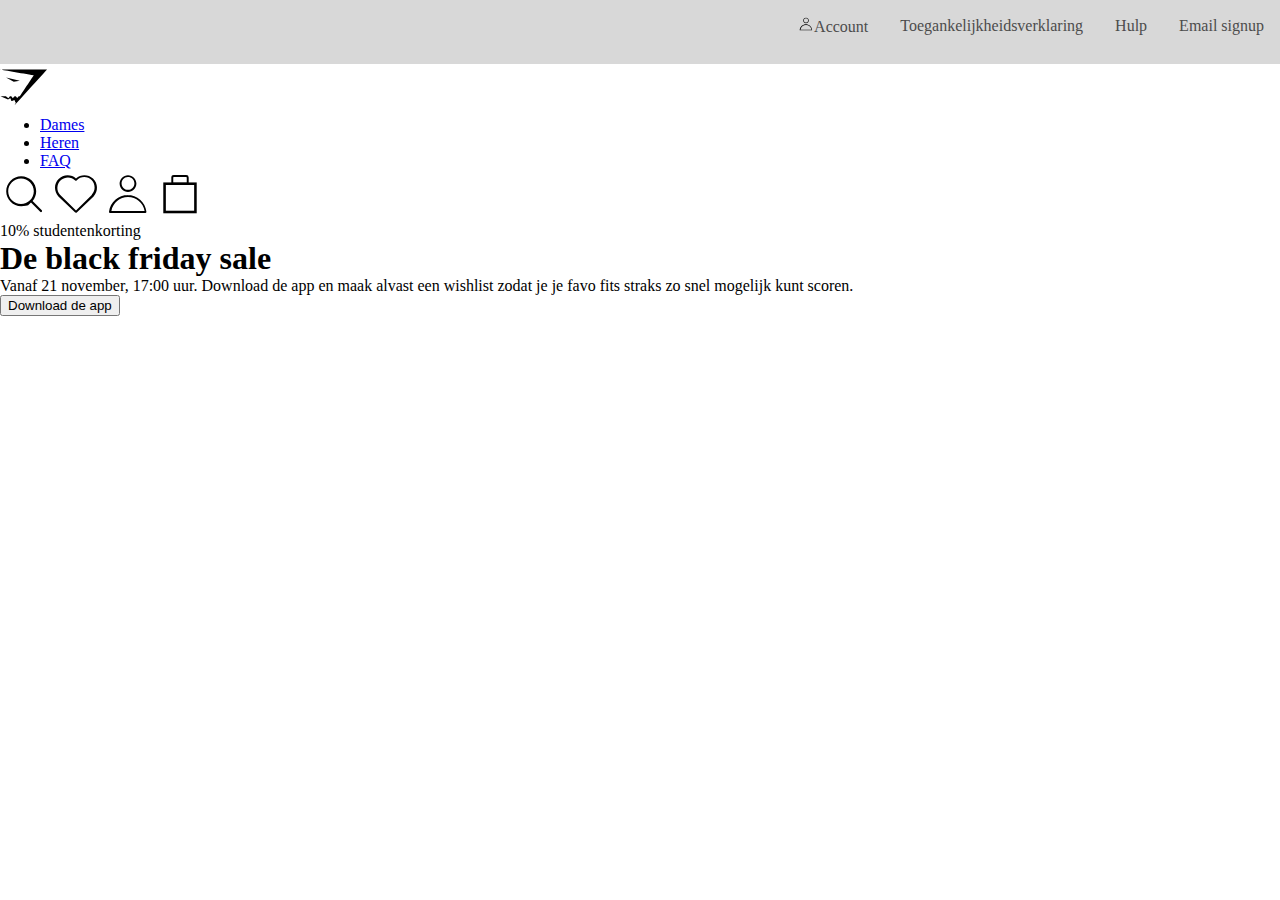
<file: basiswebsite/index.html>
<!DOCTYPE html>
<html lang="nl">

<head>
    <meta charset="UTF-8">
    <meta name="viewport" content="width=device-width, initial-scale=1.0">
	<link rel="preconnect" href="https://fonts.googleapis.com">
	<link rel="preconnect" href="https://fonts.gstatic.com" crossorigin>
	<link href="https://fonts.googleapis.com/css2?family=Bebas+Neue&family=Expletus+Sans:ital,wght@0,400..700;1,400..700&family=Montserrat:ital,wght@0,100..900;1,100..900&family=Quicksand:wght@300..700&display=swap" rel="stylesheet">
    <link rel="stylesheet" href="styles/style.css">
    <title>Gymshark clothing</title>
</head>
<body>
    <header>
		<nav>
            <ul>
                <li><a href="index.html"><img src="images/profileicon.svg" alt="Profile"></a><a href="team.html">Account</a></li>
                <li><a href="news.html">Toegankelijkheidsverklaring</a></li>
                <li><a href="tickets.html">Hulp</a></li>
                <li><a href="tickets.html">Email signup</a></li>
            </ul>	
        </nav>
        <nav>
            <a href="index.html"><img src="images/gs-icon-black.svg" alt="Gymshark logo"></a>
            <ul>
                <li><a href="team.html">Dames</a></li>
                <li><a href="news.html">Heren</a></li>
                <li><a href="tickets.html">FAQ</a></li>
            </ul>	
            <a href="index.html"><img src="images/search.svg" alt="Search"></a>
            <a href="index.html"><img src="images/hearticon.svg" alt="Wishlist"></a>
            <a href="index.html"><img src="images/profileicon.svg" alt="Profile"></a>
            <a href="index.html"><img src="images/bagicon.svg" alt="Shoppingbag"></a>
        </nav>
    </header>
    <main>
        <section>
            <article>
                <p> 10% studentenkorting </p>  
            </article>
        </section>
        <section>
            <article>
                <h1>De black friday sale</h1>
                <p>Vanaf 21 november, 17:00 uur. Download de app en maak alvast een wishlist zodat je je favo fits straks zo snel mogelijk kunt scoren.</p>
                <button type="button">Download de app</button>
            </article>
        </section>

    </main>
    <footer>
    </footer>
</body>

</html>
</file>
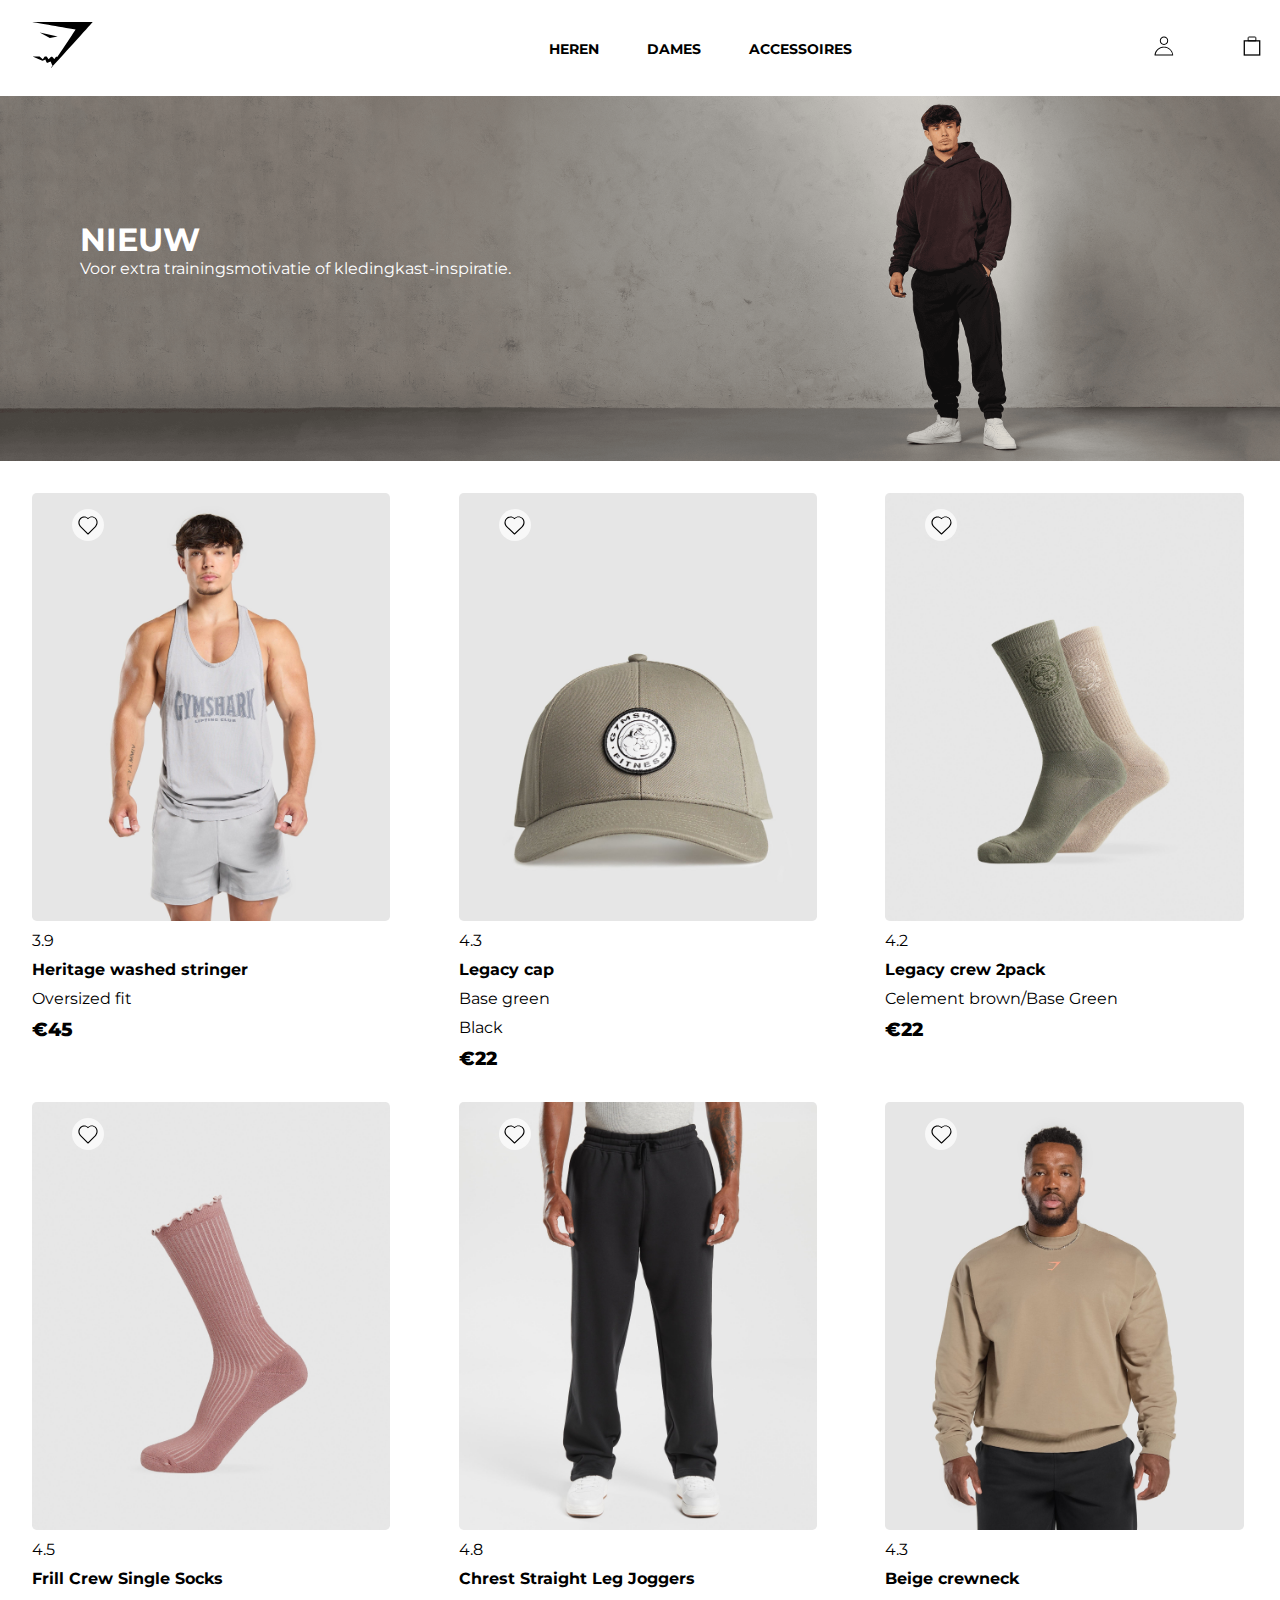
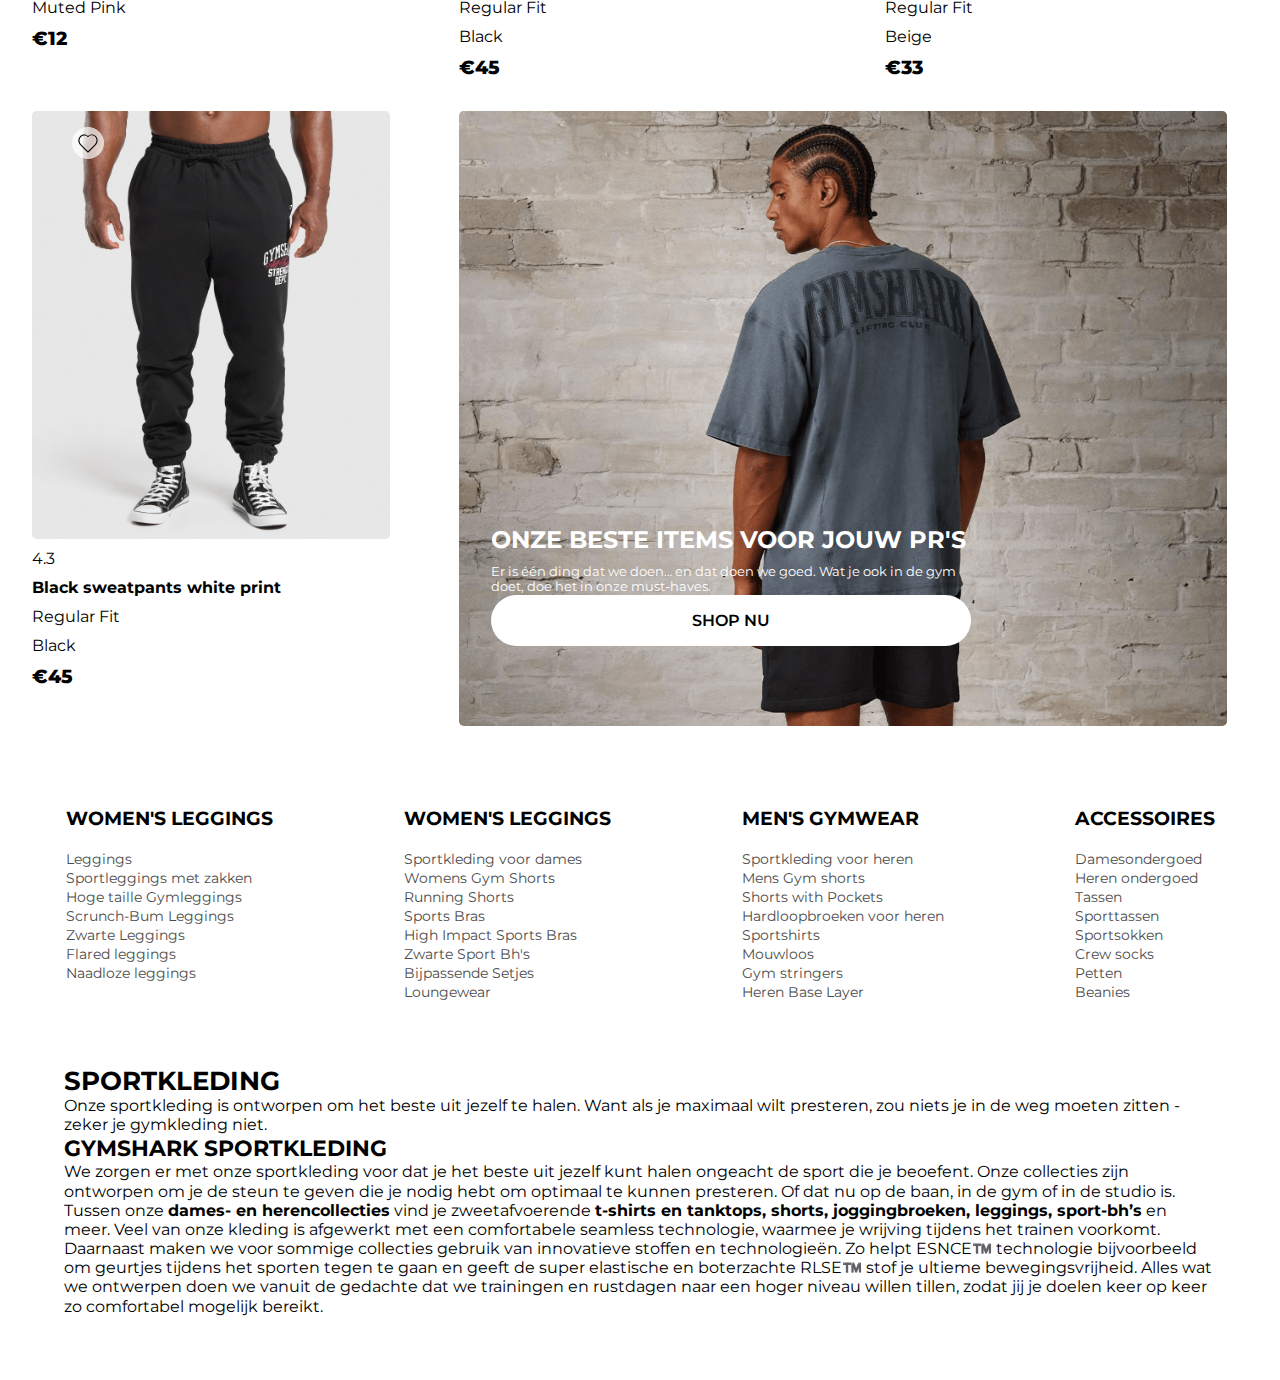
<file: shop.html>
<!DOCTYPE html>
<html lang="nl">

<head>
    <meta charset="UTF-8">
    <meta name="viewport" content="width=device-width, initial-scale=1.0">
    <link rel="preconnect" href="https://fonts.googleapis.com">
    <link rel="preconnect" href="https://fonts.gstatic.com" crossorigin>
    <link href="https://fonts.googleapis.com/css2?family=Bebas+Neue&family=Expletus+Sans:ital,wght@0,400..700;1,400..700&family=Montserrat:ital,wght@0,100..900;1,100..900&family=Quicksand:wght@300..700&display=swap" rel="stylesheet">
    <link rel="icon" type="image/x-icon" href="images/gs-icon-black.svg">
    <link rel="stylesheet" href="styles/style.css">
    <title>Gymshark clothing</title>
</head>

<body>
    <h1>Gymshark clothing</h1>
    <nav class="bovenmenu">
        <ul>
            <li><a href="#">Account</a></li>
            <li><a href="#">Toegankelijkheidsverklaring</a></li>
            <li><a href="#">Hulp</a></li>
            <li><a href="#">Email signup</a></li>
        </ul>
    </nav>
    <header>
      <a href="index.html"><img src="images/svg/gs-icon-black.svg" alt="Gymshark logo"></a>
      <nav class="tablet-nav">
    
            <div id="menuToggle">
                <input type="checkbox" id="menuCheckbox">
                <span></span> <span></span> <span></span>
                <ul id="menu">
                    <li>
                        <h3>Shop</h3>
                        <!-- Tab links -->
                        <div class="tab">
                            <button class="tablinks" onclick="openCity(event, 'London')">Dames</button>
                            <button class="tablinks" onclick="openCity(event, 'Paris')">Heren</button>
                            <button class="tablinks" onclick="openCity(event, 'Tokyo')">Accessoires</button>
                        </div>

                        <!-- Tab content -->
                        <div id="London" class="tabcontent">

                            <img src="images/featured3.jpeg" alt="Gymkleding voor heren">
                            <details>
                                <summary>
                                    Trending
                                    <img src="images/svg/dorpdown.svg" alt="Dropdown arrow">
                                </summary>

                                <ul>
                                    <li>Nieuw</li>
                                    <li>Must haves</li>
                                    <li>Graphics</li>
                                    <li>Laagjes voor het seizoen</li>
                                    <li>Binnenkort beschikbaar</li>
                                </ul>
                            </details>
                            <details>
                                <summary>
                                    Producten
                                    <img src="images/svg/dorpdown.svg" alt="Dropdown arrow">
                                </summary>

                                <ul>
                                    <li>Nieuw</li>
                                    <li>Must haves</li>
                                    <li>Graphics</li>
                                    <li>Laagjes voor het seizoen</li>
                                    <li>Binnenkort beschikbaar</li>
                                </ul>
                            </details>
                            <details>
                                <summary>
                                    Ontdekken
                                    <img src="images/svg/dorpdown.svg" alt="Dropdown arrow">
                                </summary>

                                <ul>
                                    <li>Nieuw</li>
                                    <li>Must haves</li>
                                    <li>Graphics</li>
                                    <li>Laagjes voor het seizoen</li>
                                    <li>Binnenkort beschikbaar</li>
                                </ul>
                            </details>
                        </div>
                        <div id="Paris" class="tabcontent">

                            <img src="images/featured4.png" alt="Dropdown arrow">
                            <details>
                                <summary>
                                    Trending
                                    <img src="images/svg/dorpdown.svg" alt="Dropdown arrow">
                                </summary>

                                <ul>
                                    <li>Nieuw</li>
                                    <li>Must haves</li>
                                    <li>Graphics</li>
                                    <li>Laagjes voor het seizoen</li>
                                    <li>Binnenkort beschikbaar</li>
                                </ul>
                            </details>
                            <details>
                                <summary>
                                    Producten
                                    <img src="images/svg/dorpdown.svg" alt="Dropdown arrow">
                                </summary>

                                <ul>
                                    <li>Nieuw</li>
                                    <li>Must haves</li>
                                    <li>Graphics</li>
                                    <li>Laagjes voor het seizoen</li>
                                    <li>Binnenkort beschikbaar</li>
                                </ul>
                            </details>
                            <details>
                                <summary>
                                    Ontdekken
                                    <img src="images/svg/dorpdown.svg" alt="Dropdown arrow">
                                </summary>

                                <ul>
                                    <li>Nieuw</li>
                                    <li>Must haves</li>
                                    <li>Graphics</li>
                                    <li>Laagjes voor het seizoen</li>
                                    <li>Binnenkort beschikbaar</li>
                                </ul>
                            </details>
                        </div>
                        <div id="Tokyo" class="tabcontent">
                            <img src="images/featured5.jpeg" alt="Gymkleding voor dames">
                            <details>
                                <summary>
                                    Trending
                                    <img src="images/svg/dorpdown.svg" alt="Dropdown arrow">
                                </summary>

                                <ul>
                                    <li>Nieuw</li>
                                    <li>Must haves</li>
                                    <li>Graphics</li>
                                    <li>Laagjes voor het seizoen</li>
                                    <li>Binnenkort beschikbaar</li>
                                </ul>
                            </details>
                            <details>
                                <summary>
                                    Producten
                                    <img src="images/svg/dorpdown.svg" alt="Dropdown arrow">
                                </summary>

                                <ul>
                                    <li>Nieuw</li>
                                    <li>Must haves</li>
                                    <li>Graphics</li>
                                    <li>Laagjes voor het seizoen</li>
                                    <li>Binnenkort beschikbaar</li>
                                </ul>
                            </details>
                            <details>
                                <summary>
                                    Ontdekken
                                    <img src="images/svg/dorpdown.svg" alt="Gymaccessoires">
                                </summary>

                                <ul>
                                    <li>Nieuw</li>
                                    <li>Must haves</li>
                                    <li>Graphics</li>
                                    <li>Laagjes voor het seizoen</li>
                                    <li>Binnenkort beschikbaar</li>
                                </ul>
                            </details>

                        </div>
                    </li>
                </ul>
            </div>
        </nav>
        <nav class="desktop-nav">
            <ul class="mainmenu">

                <!-- HOOFDMENU HEREN -->

                <li><a href="#">Heren</a>
                    <ul class="submenu-container">
                        <li>

                            <!-- Submenu heren producten -->
                            <ul class="submenu">
                                <li class="menuheading">Producten</li>
                                <li><a href="#">Nieuw</a></li>
                                <li><a href="#">Alle producten</a></li>
                                <li><a href="#">Leggings</a></li>
                                <li><a href="#">T-shirts</a></li>
                            </ul>
                        </li>
                        <li>
                            <!-- Submenu heren ontdekken -->
                            <ul class="submenu">
                                <li class="menuheading">Ontdekken</li>
                                <li><a href="#">Nieuw</a></li>
                                <li><a href="#">Alle producten</a></li>
                                <li><a href="#">Leggings</a></li>
                                <li><a href="#">T-shirts</a></li>
                            </ul>
                        </li>
                    </ul>
                </li>

                <!-- EINDE HOOFDMENU HEREN -->

                <!-- HOOFDMENU DAMES -->

                <li><a href="#">Dames</a>
                    <ul class="submenu-container">
                        <li>
                            <!-- Submenu dames producten -->
                            <ul class="submenu">
                                <li class="menuheading">Producten</li>
                                <li><a href="shop.html">Nieuw</a></li>
                                <li><a href="#">Alle producten</a></li>
                                <li><a href="#">Leggings</a></li>
                                <li><a href="#">T-shirts</a></li>
                                <li><a href="#">Sport-bh's</a></li>
                                <li><a href="#">Shorts</a></li>
                            </ul>
                        </li>
                        <li>
                            <!-- Submenu dames ontdekken -->
                            <ul class="submenu">
                                <li class="menuheading">Trending</li>
                                <li><a href="#">Nieuwe</a></li>
                                <li><a href="#">Graphics</a></li>
                                <li><a href="#">Laagjes voor het seizoen</a></li>
                                <li><a href="#">Burgundy Gymsets</a></li>
                            </ul>
                        </li>
                    </ul>
                </li>

                <!-- EINDE HOOFDMENU DAMES -->

                <!-- HOOFDMENU ACCESSOIRES -->

                <li><a href="#">Accessoires</a>
                    <ul class="submenu-container">
                        <li>
                            <!-- Submenu accessoires -->
                            <ul class="submenu">
                                <li class="menuheading">Tassen</li>
                                <li><a href="#">Tassen</a></li>
                                <li><a href="#">Weekend tassen</a></li>
                                <li><a href="#">Rugtassen</a></li>
                                <li><a href="#">Tote bags</a></li>
                                <li><a href="#">Kleine tassen</a></li>
                                <li><a href="#">Sleutelhangers</a></li>
                            </ul>
                        </li>
                        <li>
                            <!-- Submenu accessoires sokken -->
                            <ul class="submenu">
                                <li class="menuheading">Sokken</li>
                                <li><a href="#">Sportsokken</a></li>
                                <li><a href="#">Crewsokken</a></li>
                                <li><a href="#">Enkelsokken</a></li>
                                <li><a href="#">Sneakersokken</a></li>
                                <li><a href="#">Sokken met print</a></li>
                            </ul>
                        </li>
                        <li>
                            <!-- Submenu accessoires ondergoed -->
                            <ul class="submenu">
                                <li class="menuheading">Ondergoed</li>
                                <li><a href="#">Damesondergoed</a></li>
                                <li><a href="#">Herenondergoed</a></li>
                            </ul>
                        </li>
                        <li>
                            <!-- Submenu accessoires hoofdaccessoires -->
                            <ul class="submenu">
                                <li class="menuheading">Alle hoofdaccessoires</li>
                                <li><a href="#">Petten</a></li>
                                <li><a href="#">Mutsen</a></li>
                                <li><a href="#">Haaraccessoires</a></li>
                                <li><a href="#">Hijab</a></li>
                            </ul>
                        </li>
                    </ul>
                    <!--  <ul class="submenu-photocontainer">
            <li>

            Submenu accessoires hoofdaccessoires
              <ul class="submenuphoto">
                <li class="menuheading">Featured</li>
                <li><img src="images/featured5.jpeg" alt="Photo with dummbells"></li>
              </ul>
            </li>
          EINDE HOOFDMENU ACCESSOIRES 
          </ul> -->
                </li>
            </ul>
        </nav>
        <div class="icons">
            <div class="searchbar">
                <input type="search" placeholder="Wat zoek je vandaag?">
                <a href="#"><img src="images/svg/search.svg" alt="Search"></a>
            </div>
            <a href="#"><img src="images/svg/hearticon.svg" alt="Wishlist"></a> 
            <a href="#"><img src="images/svg/profileicon.svg" alt="Profile"></a> 
            <a href="#"><img src="images/svg/bagicon.svg" alt="Shopping bag"></a>
        </div>
    </header>
    <main>
        <section class="overlay-content-shop">
            <img src="images/manwithbackground.png" alt="Men with industrial background">
            <img src="images/manwithbakcgroundmobile.png" alt="Men with industrial background">
            <div class="overlay-text">
                <h2>Nieuw</h2>
                <p>Voor extra trainingsmotivatie of kledingkast-inspiratie.</p>
            </div>
        </section>
        <section>
            <ul class="container-product2">
                <li class="product">
                    <img src="images/clothing/stringer.jpg" alt="Grey stringer">
                    <a href="#"><img src="images/svg/hearticon.svg" class="heart-icon" alt="Wishlist icon"></a>
                    <p>3.9</p>
                    <h4>Heritage washed stringer</h4>
                    <p>Oversized fit</p>
                    <p></p>
                    <p>€45</p>
                </li>
                <li class="product">
                    <img src="images/clothing/capfront.jpg" alt="Base green cap">
                    <a href="#"><img src="images/svg/hearticon.svg" class="heart-icon" alt="Wishlist icon"></a>
                    <p>4.3</p>
                    <h4>Legacy cap</h4>
                    <p>Base green</p>
                    <p>Black</p>
                    <p>€22</p>
                </li>
                <li class="product">
                    <img src="images/clothing/greensocks.jpg" alt="Green socks">
                    <a href="#"><img src="images/svg/hearticon.svg" class="heart-icon" alt="Wishlist icon"></a>
                    <p>4.2</p>
                    <h4>Legacy crew 2pack</h4>
                    <p>Celement brown/Base Green</p>
                    <p>€22</p>
                </li>
                <li class="product">
                    <img src="images/clothing/pinksocks.jpg" alt="Black jogger">
                    <a href="#"><img src="images/svg/hearticon.svg" class="heart-icon" alt="Wishlist icon"></a>
                    <p>4.5</p>
                    <h4>Frill Crew Single Socks</h4>
                    <p>Muted Pink</p>
                    <p>€12</p>
                </li>
                <li class="product">
                    <img src="images/clothing/blackpants.jpg" alt="Black sweatpants front">
                    <a href="#"><img src="images/svg/hearticon.svg" class="heart-icon" alt="Wishlist icon"></a>
                    <p>4.8</p>
                    <h4>Chrest Straight Leg Joggers</h4>
                    <p>Regular Fit</p>
                    <p>Black</p>
                    <p>€45</p>
                </li>
                <li class="product">
                    <img src="images/clothing/crewneckbeige.jpg" alt="Crewneck beige with orange gymshark logo in the middle">
                    <a href="#"><img src="images/svg/hearticon.svg" class="heart-icon" alt="Wishlist icon"></a>
                    <p>4.3</p>
                    <h4>Beige crewneck</h4>
                    <p>Regular Fit</p>
                    <p>Beige</p>
                    <p>€33</p>
                </li>
                <li class="product">
                    <img src="images/clothing/sweatpantsblack.jpg" alt="Black sweatpants with gymshark in classic bold font">
                    <a href="#"><img src="images/svg/hearticon.svg" class="heart-icon" alt="Wishlist icon"></a>
                    <p>4.3</p>
                    <h4>Black sweatpants white print</h4>
                    <p>Regular Fit</p>
                    <p>Black</p>
                    <p>€45</p>
                </li>
                <li class="product">
                    <img src="images/clothing/cresthoodie.jpg" alt="Crest hoodie black">
                    <a href="#"><img src="images/svg/hearticon.svg" class="heart-icon" alt="Wishlist icon"></a>
                    <p>4.2</p>
                    <h4>Chrest black hoodie.</h4>
                    <p>Regular Fit</p>
                    <p>Black</p>
                    <p>€55</p>
                </li>
                <li class="product">
                    <img src="images/backguydesktop.png" alt="Guy who turns back on camera">
                    <img src="images/backguymobile.png" alt="Guy who turns back on camera">
                    <div class="overlay-text-lastproduct">
                        <h2>Onze beste Items voor jouw PR's</h2>
                        <p>Er is één ding dat we doen… en dat doen we goed. Wat je ook in de gym doet, doe het in onze must-haves.</p>
                        <a href="#">Shop nu</a>
                    </div>
                </li>
            </ul>

        </section>
    </main>
    <footer>
        <section class="links">
            <ul>
                <li>
                    <h5>Women's leggings</h5>
                </li>
                <li><a href="#">Leggings</a></li>
                <li><a href="#">Sportleggings met zakken</a></li>
                <li><a href="#">Hoge taille Gymleggings</a></li>
                <li><a href="#">Scrunch-Bum Leggings</a></li>
                <li><a href="#">Zwarte Leggings</a></li>
                <li><a href="#">Flared leggings</a></li>
                <li><a href="#">Naadloze leggings</a></li>
            </ul>
            <ul>
                <li>
                    <h5>Women's leggings</h5>
                </li>
                <li><a href="#">Sportkleding voor dames</a></li>
                <li><a href="#">Womens Gym Shorts</a></li>
                <li><a href="#">Running Shorts</a></li>
                <li><a href="#">Sports Bras</a></li>
                <li><a href="#">High Impact Sports Bras</a></li>
                <li><a href="#">Zwarte Sport Bh's</a></li>
                <li><a href="#">Bijpassende Setjes</a></li>
                <li><a href="#">Loungewear</a></li>
            </ul>
            <ul>
                <li>
                    <h5>Men's gymwear</h5>
                </li>
                <li><a href="#">Sportkleding voor heren</a></li>
                <li><a href="#">Mens Gym shorts</a></li>
                <li><a href="#">Shorts with Pockets</a></li>
                <li><a href="#">Hardloopbroeken voor heren </a></li>
                <li><a href="#">Sportshirts</a></li>
                <li><a href="#">Mouwloos</a></li>
                <li><a href="#">Gym stringers</a></li>
                <li><a href="#">Heren Base Layer</a></li>
            </ul>

            <ul>
                <li>
                    <h5>Accessoires</h5>
                </li>
                <li><a href="#">Damesondergoed</a></li>
                <li><a href="#">Heren ondergoed</a></li>
                <li><a href="#">Tassen</a></li>
                <li><a href="#">Sporttassen</a></li>
                <li><a href="#">Sportsokken</a></li>
                <li><a href="#">Crew socks</a></li>
                <li><a href="#">Petten</a></li>
                <li><a href="#">Beanies</a></li>
            </ul>
        </section>
        <section class="paragraph">
            <h4>Sportkleding</h4>
            <p>Onze sportkleding is ontworpen om het beste uit jezelf te halen. Want als je maximaal wilt presteren, zou niets je in de weg moeten zitten - zeker je gymkleding niet.</p>
            <h5>Gymshark Sportkleding</h5>
            <p>We zorgen er met onze sportkleding voor dat je het beste uit jezelf kunt halen ongeacht de sport die je beoefent. Onze collecties zijn ontworpen om je de steun te geven die je nodig hebt om optimaal te kunnen presteren.
                Of dat nu op de baan, in de gym of in de studio is. Tussen onze <strong>dames- en herencollecties</strong> vind je zweetafvoerende <strong>t-shirts en tanktops, shorts, joggingbroeken, leggings, sport-bh’s</strong> en meer.
                Veel van onze kleding is afgewerkt met een comfortabele seamless technologie, waarmee je wrijving tijdens het trainen voorkomt.
                Daarnaast maken we voor sommige collecties gebruik van innovatieve stoffen en technologieën.
                Zo helpt ESNCE™️ technologie bijvoorbeeld om geurtjes tijdens het sporten tegen te gaan en geeft de super elastische en boterzachte RLSE™️ stof je ultieme bewegingsvrijheid.
                Alles wat we ontwerpen doen we vanuit de gedachte dat we trainingen en rustdagen naar een hoger niveau willen tillen, zodat jij je doelen keer op keer zo comfortabel mogelijk bereikt.
            </p>
        </section>
    </footer>
    <script src="scripts/script.js"></script>
</body>

</html>
</file>
<file: basiswebsite/styles/style.css>
/**************/
/* CSS REMEDY */
/**************/
*, *::after, *::before {
  box-sizing:border-box;  
}

* {
	margin: 0;
}




/*********************/
/* CUSTOM PROPERTIES */
/*********************/
:root {
	/* startje */
	--main-font: 
	--color-text:#000000;
	--color-background:#ffffff;
}





/****************/
/* JOUW STYLING */
/****************/

/* jouw code */

nav:first-of-type {
	background-color: #d8d8d8;
	height: 4em;
}

nav:first-of-type a {
	text-decoration: none;
	color: #4c4c4c;
}

nav:first-of-type ul {
	display: flex;
	justify-content: end;
	align-items: center;
	gap: 2em;
	padding: 1em;
}

nav:first-of-type li {
	list-style-type: none;
	align-items: center;
}

nav:first-of-type li img {
	width: 1em;
	height: 1em;
}

nav img {
	width: 3em;
	height: 3em;
}
</file>
<file: styles/style.css>
/**************/
/* CSS REMEDY */
/**************/
*, *::after, *::before {
  box-sizing: border-box;
}
* {
  margin: 0;
  padding: 0;
}
/*********************/
/* CUSTOM PROPERTIES */
/*********************/ :root {
  --main-font: "Montserrat", sans-serif;
  --color-text: #000000;
  --color-background: #ffffff;
  --uppercase: uppercase;
  --border-radius: 0.3em;
  --border-button: 2em;
}
/****************/
/* Algemeen */
/****************/
body {
  font-family: var(--main-font);
  width: 100vw;
  overflow-x: hidden;
}
h1 {
  position: absolute;
  width: 1px;
  height: 1px;
  overflow: hidden;
  clip: rect(1px, 1px, 1px, 1px); /* Voor oudere browsers */
  clip-path: inset(50%);
  white-space: nowrap; /* Zorgt ervoor dat de tekst niet wordt afgebroken */
}
p {
  font-size: 1em;
  line-height: 1.2;
}
header {
  display: flex;
  justify-content: space-between;
  align-items: center;
  top: 0;
}
header a img:first-of-type {
  height: 3em;
  margin-left: 2em;
}
/*********************/
/* Bovenste menu */
/*********************/
nav.bovenmenu {
  height: 2.5em;
  width: 100vw;
  background-color: #e9e9e9;
  list-style-type: none;
  align-items: center;
  justify-content: end;
  display: flex;
  padding-right: 2em;
}
.bovenmenu a {
  text-decoration: none;
  color: #4c4c4c;
  font-size: 0.8em;
  text-transform: none;
}
.bovenmenu ul {
  gap: 2em;
  display: flex;
  justify-content: flex-end;
  list-style-type: none;
}
.bovenmenu {
  display: block;
}
/*********************/
/* HOOFDMENU Dames, heren etc. tablet en mobiel */
/*********************/
/* Tabs W3Schools https://www.w3schools.com/howto/howto_js_tabs.asp */
.tab {
  overflow: hidden;
  display: flex;
  justify-content: center;
}
/* Style the buttons that are used to open the tab content */
.tab button {
  background-color: inherit;
  border: none;
  outline: none;
  cursor: pointer;
  padding: 14px 16px;
  margin-top: 2em;
  transition: 0.3s;
  font-size: 0.8em;
  text-transform: var(--uppercase);
  font-weight: 800;
} 
/* Change background color of buttons on hover */
.tab button:hover {
  border-bottom: 3px solid var(--color-text);
  transition-duration: 0.5ms;
}
/* Create an active/current tablink class */
.tab button.active {
  border-bottom: 3px solid var(--color-text);

}
/* Style the tab content */
.tabcontent {
  display: flex;
  justify-content: center;
  width: 100vw;
  margin-top: 1em;
  display: none;
  border-top: none;
  z-index: 2;
}
div#London.tabcontent img,
div#Paris.tabcontent img,
div#Tokyo.tabcontent img {
  width: 80vw;
  border-radius: var(--border-radius);

}
@media (max-width: 976px) {
	.tablet-nav {
		display: flex;
	}
	
	header img:first-of-type {
		order: 2;
	}
	
	.menutoggle {
		order: 1;
	}
}
/*********************/
/* SUMMARY */
/*********************/
details {
  width: 80vw;
  border-bottom: 1px solid #d6d6d6;
  margin: 3em 0;
}

summary {
  display: flex; /* Zorgt voor flexibele layout */
  justify-content: space-between; /* Tekst links, afbeelding rechts */
  align-items: center; /* Uitlijning op dezelfde hoogte */
  cursor: pointer; /* Geeft een handje aan bij hover */
  font-size: 0.8em; /* Voor de tekstgrootte */
  font-weight: 800;
  text-transform: var(--uppercase);
}

div#London.tabcontent details summary img,
div#Paris.tabcontent details summary img,
div#Tokyo.tabcontent details summary img {
  width: 1.5em; /* Pas de grootte van de afbeelding aan */
  height: 1.5em; /* Houd de afbeelding vierkant */
}

div#London.tabcontent details ul,
div#Paris.tabcontent details ul,
div#Tokyo.tabcontent details ul {
  margin: 1em 0 0 2em; /* Styling van de lijst */
  padding: 0;
  list-style-type: none;
}
div#London.tabcontent details li,
div#Paris.tabcontent details li,
div#Tokyo.tabcontent details li {
  font-size: 0.6em;
  font-weight: 600;
  margin: 1em 0;
  color:#2d2d2d;
}

/********************************************************************/
/* HAMBURGER MENU https://codepen.io/erikterwan */
/********************************************************************/
#menuToggle {
  display: none;
}
@media (max-width: 968px) {
  nav.desktop-nav {
    display: none;
  }
  header {
    justify-content: flex-end;
    gap: 2.2em;
  }

  ul#menu li h3.tablet-heading {
    text-transform: var(--uppercase);
  }
  #menuToggle {
    display: block;
    /* You can also use relative/absolute here if you want to stay on the top */
    position: fixed;
    top: 50px;
    left: 50px;
    z-index: 1;
    -webkit-user-select: none;
    user-select: none;
  }
  #menuToggle a {
    text-decoration: none;
    color: #232323;
    transition: color 0.3s ease;
  }
  #menuToggle input {
    display: block;
    width: 40px;
    height: 32px;
    position: absolute;
    top: -7px;
    left: -5px;
    cursor: pointer;
    opacity: 0; /* hide this */
    z-index: 1; /* and place it over the hamburger */
    -webkit-touch-callout: none;
  }
  /*
 * Just a quick hamburger
 */
  #menuToggle span {
    order: 0;
    display: block;
    width: 33px;
    height: 4px;
    margin-bottom: 5px;
    position: relative;
    background: var(--color-text);
    border-radius: 3px;
    z-index: 1;
    transform-origin: 4px 0px;
    transition: transform 0.5s cubic-bezier(0.77, 0.2, 0.05, 1.0), background 0.5s cubic-bezier(0.77, 0.2, 0.05, 1.0), opacity 0.55s ease;
  }
  #menuToggle span:first-child {
    transform-origin: 0% 0%;
  }
  #menuToggle span:nth-last-child(2) {
    transform-origin: 0% 100%;
  }
  /* 
 * Transform all the slices of hamburger
 * into a crossmark.
 */
  #menuToggle input:checked ~ span {
    opacity: 1;
    transform: rotate(45deg) translate(-2px, -1px);
    background: #232323;
  }
  /*
 * But let's hide the middle one.
 */
  #menuToggle input:checked ~ span:nth-last-child(3) {
    opacity: 0;
    transform: rotate(0deg) scale(0.2, 0.2);
  }
  /*
 * Ohyeah and the last one should go the other direction
 */
  #menuToggle input:checked ~ span:nth-last-child(2) {
    transform: rotate(-45deg) translate(0, -1px);
  }
  /*
 * Make this absolute positioned
 * at the top left of the screen
 */
  #menu {
    position: absolute;
    width: 100vw;
    height: 100vh;
    margin: -100px 0 0 -50px;
    padding: 50px;
    padding-top: 125px;
    box-sizing: border-box;
    overflow-y: auto;
    background: var(--color-background);
    list-style-type: none;
    -webkit-font-smoothing: antialiased;
    /* to stop flickering of text in safari */
    transform-origin: 0% 0%;
    transform: translate(-100%, 0);
    transition: transform 0.5s cubic-bezier(0.77, 0.2, 0.05, 1.0);
  }
  #menu li {
    padding: 10px 0;
    font-size: 22px;
  }
  #menu li label {
    cursor: pointer;
  }
  /*
 * And let's slide it in from the left
 */
  #menuToggle input:checked ~ ul {
    transform: none;
  }
}
/*********************/
/* HOOFDMENU Desktop */
/*********************/
nav {
  display: flex;
  align-items: center;
  height: 6em;
  background: var(--color-background);

}
nav.desktop-nav a {
  color: var(--color-text);
  text-decoration: none;
}
nav.desktop-nav li {
  list-style-type: none;
  margin: 0 1em;
}
nav.desktop-nav ul.mainmenu {
  display: flex;
  gap: 1em;
}
nav.desktop-nav ul.mainmenu > li a, nav.desktop-nav li.menuheading {
  color: var(--color-text);
  font-family: var(--main-font);
  font-size: 0.9rem;
  font-weight: 700;
  text-transform: uppercase;
  text-decoration: none;
  transition: color .15s ease 0s;
}
/* Hover-toon submenu */
nav.desktop-nav ul.mainmenu li:hover ul {
  position: absolute;
  display: block;
  z-index: 3;
  top: auto;
  left: 0;
  width: 100vw;
  height: auto;
  background: var(--color-background);
}
nav.desktop-nav ul.mainmenu li:hover .submenu-container {
  display: flex;
  justify-content: center;
}
nav.desktop-nav ul.submenu li > a {
  color: var(--color-text);
  font-family: var(--main-font);
  font-size: 0.9rem;
  font-weight: 400;
  text-transform: none;
  text-decoration: none;
  transition: color .15s ease 0s;
  color: #696969;
}
nav.desktop-nav ul.mainmenu li ul {
  display: none; 
  top: 0;
}
nav.desktop-nav ul.mainmenu li:hover ul.submenu {
  position: relative;
  flex-direction: column;
  display: flex;
  width: 10vw;
  height: 40vh;
  padding: 2vh 0;
}
/*********************/
/* Icons en searchbar */
/*********************/
header .icons {
  display: flex;
  justify-content: flex-end;
  align-items: center;
  gap: 2em;
  margin-right: 1em;
}
header .icons a img {
  height: 1.5em;
}
/*********************/
/* Banner */
/*********************/
main .banner {
  display: flex;
  align-items: center;
  justify-content: center;
  flex-direction: column; /* Plaats tekst en links onder elkaar */
  width: 100%;
  overflow: hidden;
  z-index: 1;
}
.overlay-content {
  display: flex;
  flex-direction: column;
  align-items: center;
  gap: 1em;
  color: var(--color-background);
  padding: 1em;
  width: 100%;
  text-align: center;
  position: absolute;
}
.overlay-content h2 {
  font-size: 2.5em;
  text-transform: var(--uppercase);
}
main .banner img {
  height: 30vh;
  width: 100vw;
}
.overlay-content a {
  padding: 1em 3em;
  background-color: var(--color-background);
  color: var(--color-text);
  font-weight: 600;
  text-transform: var(--uppercase);
  text-decoration: none;
  text-align: center;
  border-radius: 10em;
  font-size: 1em;
}
/*********************/
/* Video + Text index */
/*********************/
main .section-video {
  display: flex;
  align-items: center; /* Centreer verticaal */
  position: relative; /* Voor overlay */
  width: 100%;
  height: 100vh;
  overflow: hidden; /* Voorkom dat inhoud buiten de container valt */
}
.section-video video {
  position: absolute; /* Video vult de achtergrond */
  width: 100%;
  height: 100%;
  object-fit: cover; /* Zorg dat de video de container vult zonder vervorming */
  z-index: -1; /* Zet de video achter de overlay-inhoud */
}
.overlay-content2 {
  display: flex;
  flex-direction: column; /* Stapel items verticaal */
  align-items: flex-start;
  color: var(--color-background);
  padding: 2em;
  gap: 1em;
  text-align: left;
}
.overlay-content2 h2 {
  font-size: 3em;
  text-transform: var(--uppercase);
}
.buttonvideo {
  display: inline-block; /* Zorgt ervoor dat de knop zich als een blok gedraagt, maar nog steeds inline blijft - W3Schools */
  padding: 1em 15em;
  background-color: var(--color-background);
  color: var(--color-text);
  font-weight: 600;
  text-transform: var(--uppercase);
  text-decoration: none;
  text-align: center;
  border-radius: var(--border-button);
  font-size: 1em;
}
.buttondames {
  display: inline-block; /* Zorgt ervoor dat de knop zich als een blok gedraagt, maar nog steeds inline blijft - W3Schools */
  padding: 1em 15em;
  background-color: #4c4c4c;
  color: var(--color-background);
  font-weight: 600;
  text-transform: var(--uppercase);
  text-decoration: none;
  text-align: center;
  border-radius: var(--border-button);
  font-size: 1em;
}
.buttonvideo :hover {
  background-color: #afafaf;
}
.buttondames:hover {
  background-color: #2d2d2d;
}
/*********************/
/* MOBILE VIDEO SWITCH */
/*********************/
@media (min-width: 768px) {
  .video-desktop {
    display: block;
  }
  .video-mobile {
    display: none;
  }
}
@media (max-width: 767px) {
  .video-desktop {
    display: none;
  }
  .video-mobile {
    display: block;
  }
/*********************/
/* STYLING ITEMS OVER VIDEO */
/*********************/
  .overlay-content2 {
    align-items: center;
    text-align: left;
    justify-content: center;
    display: flex;
    padding: 0.8em;
  }
  .overlay-content2 p {
    font-size: 0.9em;
  }
  .overlay-content2 a {
    font-size: 0.9em;
  }
  .buttonvideo {
    padding: 1em 14em;
  }
  .buttondames {
    padding: 1em 14em;
  }
}
/*********************/
/* Shop index */
/*********************/
div.heading h3 {
  font-size: 3em;
  text-transform: var(--uppercase);
}
div.heading {
  display: flex;
  justify-content: space-between;
  align-items: center;
  padding: 2em;
}
div.heading a {
  text-decoration: underline;
  color: var(--color-text);
  font-weight: 600;
  font-size: 1.2em;
}
/* Foto container met Grid */
ul.container-product {
  display: grid;
  grid-template-columns: repeat(auto-fill, minmax(20vw, 4fr)); /* Dynamische kolommen op basis van schermgrootte - DLO */
  list-style-type: none;
  grid-gap: 2em;
  margin-left: 2em;
}
/* Styling voor individuele product items */
li.product {
  position: relative;
  margin-top: 2em;
  border-radius: 8px;
  width: 20vw;
}
li.product img {
  width: 20vw;
  border-radius: var(--border-radius)
}
/*********************/
/* icons product */
/*********************/
img.search-icon {
  left: 1em;
}
img.bag-icon {
  right: 1em;
}
img.heart-icon {
  left: 2.5em;
}
li.product a img, .container-product2 .product a img {
  position: absolute;
  top: 1em;
  height: 2em;
  width: 2em;
  background-color: rgba(255, 255, 255, 0.7);
  padding: 0.3em;
  border-radius: 5em;
}
/*********************/
/* text product*/
/*********************/
li.product p, .product h4 {
  text-align: left;
  margin-top: 10px;
}
li.product p:last-child {
  font-size: 1.2em;
  font-weight: 800;
}
/*********************/
/* Overview winkel op prijs*/
/*********************/
section.shop-by-price h3 {
  font-size: 2em;
  margin: 2em 1em;
  text-transform: var(--uppercase);
}
ul.container-price {
  display: grid;
  gap: 3em;
  grid-template-columns: repeat(3, 1fr); /* Desktop: 3 kolommen */
  justify-items: center;
  list-style-type: none;
  padding: 0;
  margin: 0;
}
ul.container-price li {
  display: flex;
  flex-direction: column;
  align-items: center;
  text-align: center;
}
ul.container-price img {
  width: 80%; /* Zorg dat afbeeldingen mooi schalen */
  height: auto;
  border-radius: 8px;
  margin-bottom: 1em;
}
ul.container-price h3 {
  font-size: 1.2em;
  text-transform: var(--uppercase);
  text-align: center;
  margin: 1em 0;
}
ul.container-price a {
  display: inline-block;
  padding: 1em 10em;
  background-color: var(--color-text);
  color: var(--color-background);
  font-weight: 600;
  text-transform: var(--uppercase);
  text-decoration: none;
  border-radius: var(--border-button);
  font-size: 1em;
}
ul.container-price a:hover {
  background-color: #2d2d2d;
}
@media (max-width: 1290px) {
  ul.container-price {
    grid-template-columns: repeat(2, 1fr);
    justify-items: center;
  }
  .container-price h3 {
    font-size: 1.3em;
  }
  ul.container-price a {
    padding: 1em 7em;
    font-size: 1em;
  }
  ul.container-product {
    display: grid;
    gap: 3em;
    grid-template-columns: repeat(3, 2fr); /* Desktop: 3 kolommen */
    justify-items: center;
    list-style-type: none;
    padding: 0;
    margin: 2em;
  }
  li.product {
    position: relative;
    margin-top: 2em;
    border-radius: 8px;
    width: 25vw;
  }
  li.product img {
    width: 25vw;
    border-radius: var(--border-radius);
  }
  nav.bovenmenu {
    display: none;
  }
  .icons a:nth-child(2) {
    display: none;
  }
  .searchbar input {
    display: none;
  }
  .bovenmenu {
    display: none;
  }
}
@media (max-width: 1024px) {
  ul.container-product {
    display: grid;
    gap: 3em;
    grid-template-columns: repeat(2, 2fr); /* Desktop: 3 kolommen */
    justify-items: center;
    list-style-type: none;
    padding: 0;
    margin: 2em;
  }
  li.product {
    position: relative;
    margin-top: 2em;
    border-radius: 8px;
    width: 40vw;
  }
  li.product img {
    width: 40vw;
    border-radius: var(--border-radius);
  }
  /* Positie van zoek- en winkelmand-icoontjes bovenaan het product */
}
/*********************/
/* TEL WINKEL OP PRIJS + PRODUCTS*/
/*********************/
  @media (max-width: 768px) {
    .container-price h3 {
      font-size: 1.2em;
    }
    .container-price a {
      padding: 1em 10em;
      font-size: 1em;
    }
    .heading h3, .overlay-content2 h2 {
      font-size: 2em;
    }
    .heading a {
      font-size: 1em;
    }
    ul.container-product {
      display: grid;
      grid-template-columns: repeat(4, 100vw); /* Zorgt voor horizontaal scrollen - ChatGPT */
      overflow-x: auto; /* Maakt horizontaal scrollen mogelijk - ChatGPT */
      scroll-snap-type: x mandatory; /* Zorgt voor smooth snapping bij swipen - Chat-GPT */
      -webkit-overflow-scrolling: touch; /* Maakt scrollen soepel op iOS-apparaten - Chat-GPT */
    }
    li.product {
      width: 100vw; /* Producten nemen de volle breedte van de viewport in */
    }
    li.product img {
      width: 100%; /* Afbeeldingen vullen het product */
    }
  }
/*********************/
/* TRAININGVIDEO'S INDEX*/
/*********************/
section.section-training h4 {
  font-size: 2em;
  padding: 2em;
  text-transform: var(--uppercase);
}
ul.container-training {
  display: grid;
  grid-template-columns: repeat(3, 1fr);
  justify-items: center;
  padding-left: 2em;
}
ul.container-training li {
  position: relative;
  overflow: hidden;
  list-style: none;
}
ul.container-training video {
  width: 25vw;
  height: auto;
  display: block;
  border-radius: var(--border-radius);
}
ul.container-training li h3, .container-training li a {
  position: absolute;
  margin-left: 1em;
  z-index: 2;
}
ul.container-training li h3 {
  bottom: 3em;
  font-size: 1.8em;
  text-transform: var(--uppercase);
  color: var(--color-background)
}
ul.container-training a {
  bottom: 1em;
  padding: 1em 5em;
  text-decoration: none;
  border-radius: var(--border-button);
  background-color: var(--color-background);
  color: black;
  font-weight: 600;
  text-transform: var(--uppercase);
}
ul.container-training a:hover {
  background-color: #d8d8d8;
}
@media (max-width: 1290px){
  ul.container-training {
    grid-template-columns: repeat(2, 1fr);
    grid-gap: 1em;
  }
  ul.container-training video {
    width: 45vw;
  }
}
/*********************/
/* Overlay content shop.html */
/*********************/
.overlay-content-shop {
  position: relative;
  width: 100vw;
}
.overlay-content-shop img {
  width: 100vw;
  height: auto;
  display: block;
}
.overlay-content-shop img:first-of-type {
  display: block;
}
.overlay-content-shop img:last-of-type {
  display: none;
}
@media (max-width: 900px) {
  .overlay-content-shop img:first-of-type {
    display: none;
  }
  .overlay-content-shop img:last-of-type {
    display: block;
  }
}
.overlay-text {
  position: absolute;
  display: flex;
  flex-direction: column; /* Stapel items verticaal */
  text-align: left;
  color: white;
  bottom: 50%;
  left: 5em;
  z-index: 0;
}
.overlay-text h2 {
  font-size: 2em;
  text-transform: uppercase;
  position: relative;
}
/*********************/
/* Grid product shop*/
/*********************/
.container-product2 {
  display: grid;
  grid-template-columns: repeat(5, 1fr); /* 5 kolommen op desktop */
  width: 100vw;
  list-style-type: none;
}
.container-product2 .product {
  text-align: center;
  width: 18vw;
  margin-left: 2em;
}
.container-product2 .product img {
  height: auto;
  display: block;
  width: 18vw;
}
ul.container-product2 .product:last-of-type {
  grid-column: span 2; /* Neemt 2 kolommen in op desktop */
  position: relative;
  display: flex;
  width: 40vw;
}
ul.container-product2 .product:last-of-type img:first-of-type {
  display: block;
  width: 38vw;
}
ul.container-product2 .product:last-of-type img:last-of-type {
  display: none;
}
.overlay-text-lastproduct {
  position: absolute;
  display: flex;
  flex-direction: column; /* Stapel items verticaal */
  text-align: left;
  color: white;
  bottom: 5em;
  left: 2em;
  z-index: 1;
}
.product h2 {
  text-transform: uppercase;
}
div.overlay-text-lastproduct a {
    padding: 1em 4em;
    text-align: center;
    text-decoration: none;
    border-radius: var(--border-button);
    background-color: var(--color-background);
    color: var(--color-text);
    font-weight: 600;
    text-transform: var(--uppercase);
}
div.overlay-text-lastproduct a:hover {
  background-color: #afafaf;   
}
/*********************/
/* Container product tablet */
/*********************/
@media (max-width: 1500px) {
  ul.container-product2 {
    grid-template-columns: repeat(3, 1fr);
  }
  ul.container-product2 .product {
    width: 28vw;
  }
  ul.container-product2 .product img {
    width: 28vw;
  }
  ul.container-product2 .product:nth-child(8) {
   display: none;
  }
  ul.container-product2 .product:last-of-type {
    height: auto;
    grid-column: span 2;
  }
  ul.container-product2 li.product:last-of-type img:first-of-type {
    width: 60vw;
  }
  .overlay-text-lastproduct p {
    font-size: 0.8em;
  }
  ul.container-product2 li.product .heart-icon {
    height: 2em;
    width: 2em;
  }
}
/*********************/
/* Container product mobile */
/*********************/
@media (max-width: 768px) {
  ul.container-product2 {
    grid-template-columns: 1fr;
    width: 100vw;
  }
  ul.container-product2 .product {
    width: 100vw;
    display: flex;
    flex-direction: column;
    margin: 1em;
  }
  ul.container-product2 .product img {
    height: auto;
    width: 90vw;
  }
  ul.container-product2 .product:last-of-type {
    grid-column: 1; /* Neemt 1 kolom in op mobiel */
    display: flex;
    flex-direction: column;
  }
  ul.container-product2 .product:last-of-type img:first-of-type {
    display: none;
  }
  ul.container-product2 .product:last-of-type img:last-of-type {
    display: block;
  }
  li.product h2 {
    text-transform: uppercase;
    font-size: 1.3em;
  }
  div.overlay-text-lastproduct p {
    margin-right: 4em;
  }
}
/*********************/
/* Footer */
/*********************/
.links {
  margin-top: 5em;
  display: flex;
  justify-content: space-around;
}
.links ul {
  list-style-type: none;
}
.links ul a {
  text-decoration: none;
  color: #4c4c4c;
  font-size: 0.9em;
}
.links h5 {
  font-size: 1.2em;
  margin-bottom: 1em;
  text-transform: var(--uppercase);
}
.paragraph {
  display: flex;
  justify-content: center;
  flex-direction: column;
  padding: 4em;
}
footer .paragraph h4 {
  font-size: 1.6em;
  text-transform: var(--uppercase);
}
footer .paragraph h5 {
  font-size: 1.4em;
  text-transform: var(--uppercase);
}
@media (max-width: 1024px) {
  .links {
    display: grid;
    grid-template-columns: repeat(3, 1fr);
    justify-items: center;
  }
}
@media (max-width: 767px) {
  .links {
    display: flex;
    flex-direction: column;
    margin-left: 2em;
    gap: 3em;
  }
  .paragraph {
    font-size: 0.8em;
    padding: 2.5em;
  }
}
/*********************/
/* ALGEMENE STYLING */
/*********************/
@media (max-width: 767px) {
  ul.container-product::-webkit-scrollbar, ul.container-price::-webkit-scrollbar, ul.container-training::-webkit-scrollbar {
    display: none; /* Verbergt de scrollbar in WebKit-browsers zoals Chrome en Safari - Chat-GPT */
  }
  ul.container-product, ul.container-price, ul.container-training {
    -ms-overflow-style: none; /* Verbergt de scrollbar in Internet Explorer en Edge - Chat-GPT */
    scrollbar-width: none; /* Verbergt de scrollbar in Firefox - Chat-GPT */
  }
  ul.container-price, ul.container-training {
    display: grid;
    grid-template-columns: repeat(3, 100vw); /* Zorgt voor horizontaal scrollen - ChatGPT */
    overflow-x: auto; /* Maakt horizontaal scrollen mogelijk - ChatGPT */
    scroll-snap-type: x mandatory; /* Zorgt voor smooth snapping bij swipen - Chat-GPT */
    -webkit-overflow-scrolling: touch; /* Maakt scrollen soepel op iOS-apparaten - Chat-GPT */
  }
  ul.container-price li, ul.container-training li {
    width: 100vw;
  }
  .container-price img, ul.container-training video {
    width: 90%;
  }
}
/*********************/
/* DARK THEME */
/*********************/
@media (prefers-color-scheme: dark) {
	body {
		background-color: var(--color-text);
	}
/*********************/
/* HAMBURGERMENIU */
/*********************/
#menuToggle a {
  text-decoration: none;
  color: var(--color-background);
  transition: color 0.3s ease;
}
#menuToggle input {
  display: block;
  width: 40px;
  height: 32px;
  position: absolute;
  top: -7px;
  left: -5px;
  cursor: pointer;
  opacity: 0; /* hide this */
  z-index: 1; /* and place it over the hamburger */
  -webkit-touch-callout: none;
}
#menuToggle span {
    background: var(--color-background);
  }

#menuToggle input:checked ~ span {
  background: var(--color-background)
}
#menu {
  background: var(--color-text);
}
/*********************/
/* STYLING NAV */
/*********************/
	nav.desktop-nav ul.mainmenu li a {
		color: var(--color-background);
  }
  nav.desktop-nav ul.mainmenu li:hover ul {
    background: var(--color-text);
  }
  nav.desktop-nav ul.submenu li.menuheading {
    color: var(--color-background);
  }
  nav.desktop-nav ul.submenu li > a {
    color: var(--color-background);
  }
  nav.desktop-nav ul.submenu li > a:hover {
    text-decoration: underline;
  }
  nav.desktop-nav {
		background-color: var(--color-text);
	}
  nav.bovenmenu {
    background-color: #1f1e1e;
  }
  nav.bovenmenu a{
    color: var(--color-background);
  }
  nav.tabletnav div#MenuToggle ul#menu li h3 {
    font-weight: 800;
    text-transform: var(--uppercase);
  } 
  .tab button {
    color: var(--color-background);
  } 
  .tab button:hover {
    border-bottom: 3px solid var(--color-background);
  }
  /* Create an active/current tablink class */
  .tab button.active {
    border-bottom: 3px solid var(--color-background);
  }
  /*********************/
  /* SUMMARY */
  /*********************/
  details {
    width: 80vw;
    border-bottom: 1px solid var(--color-background);
    margin: 3em 0;
  }
  summary {
    color: var(--color-background);
  }
  div#London.tabcontent details li,
  div#Paris.tabcontent details li,
  div#Tokyo.tabcontent details li {
    font-size: 0.6em;
    font-weight: 600;
    margin: 1em 0;
    color: var(--color-background);
  }
  div#London.tabcontent details summary img,
  div#Paris.tabcontent details summary img,
  div#Tokyo.tabcontent details summary img {
    filter: invert(100%);
  }
  
/*********************/
/* ICONS */
/*********************/
div.icons a img {
  filter: invert(100%);
}
header a img {
  filter: invert(100%);
}
/*********************/
/* STYLING BUTTONS */
/*********************/
  .buttonvideo {
    background-color: var(--color-text);
	  color: var(--color-background);
	}
  ul.container-price a {
    background-color: var(--color-background);
    color: var(--color-text);
}
	ul.container-price a:hover {
		background-color: #D0D0D0;
	}
/*********************/
/* HEADINGS */
/*********************/
ul#menu li h3.tablet-heading {
  color: var(--color-background);
}
	.shop-by-price h3 {
		color: var(--color-background);
	}
  .heading h3 {
    color: var(--color-background)
  }
  .product p, .product h4 {
    color: var(--color-background);
  }
/*********************/
/* FOOTER */
/*********************/
.paragraph h4, .paragraph h5, .paragraph p {
  color: var(--color-background);
}
section.links ul li h5, .links ul li a {
  color: var(--color-background);
}
.links ul li a:hover {
  text-decoration: underline;
}














}
</file>
